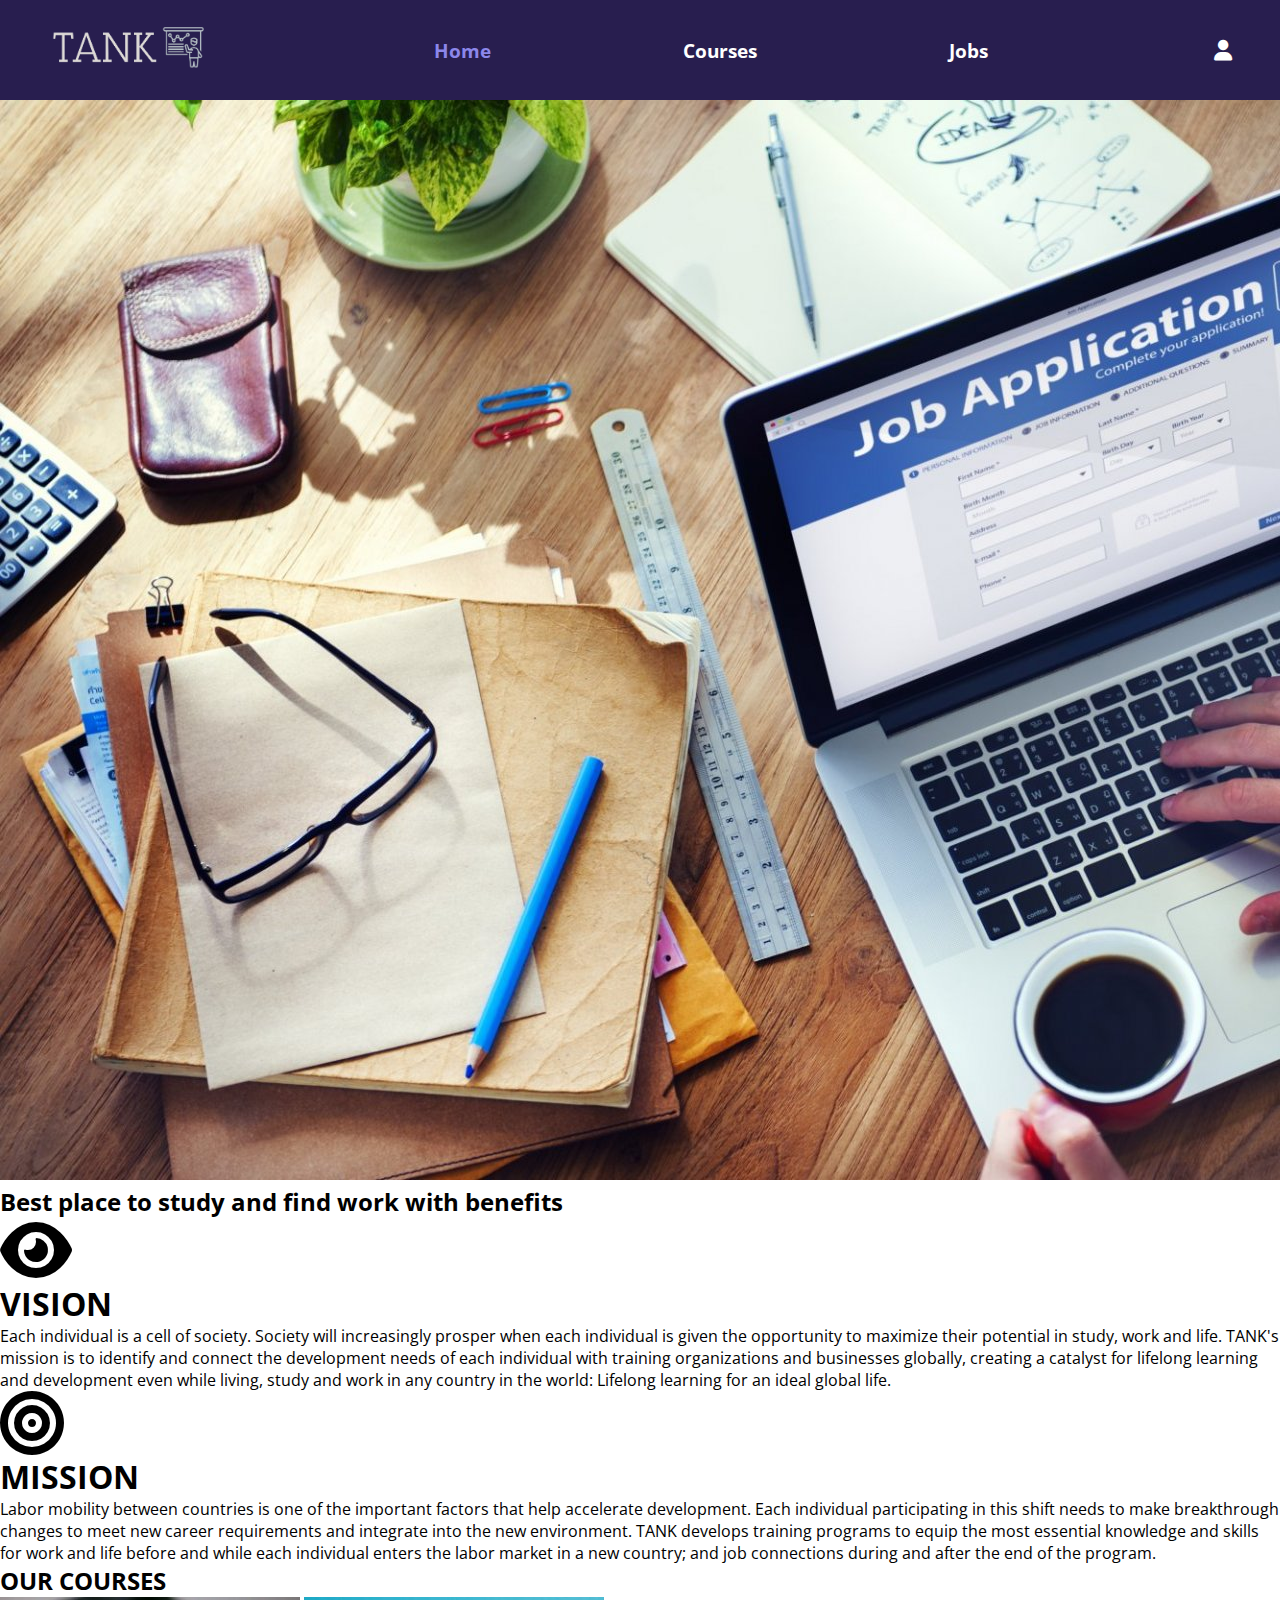
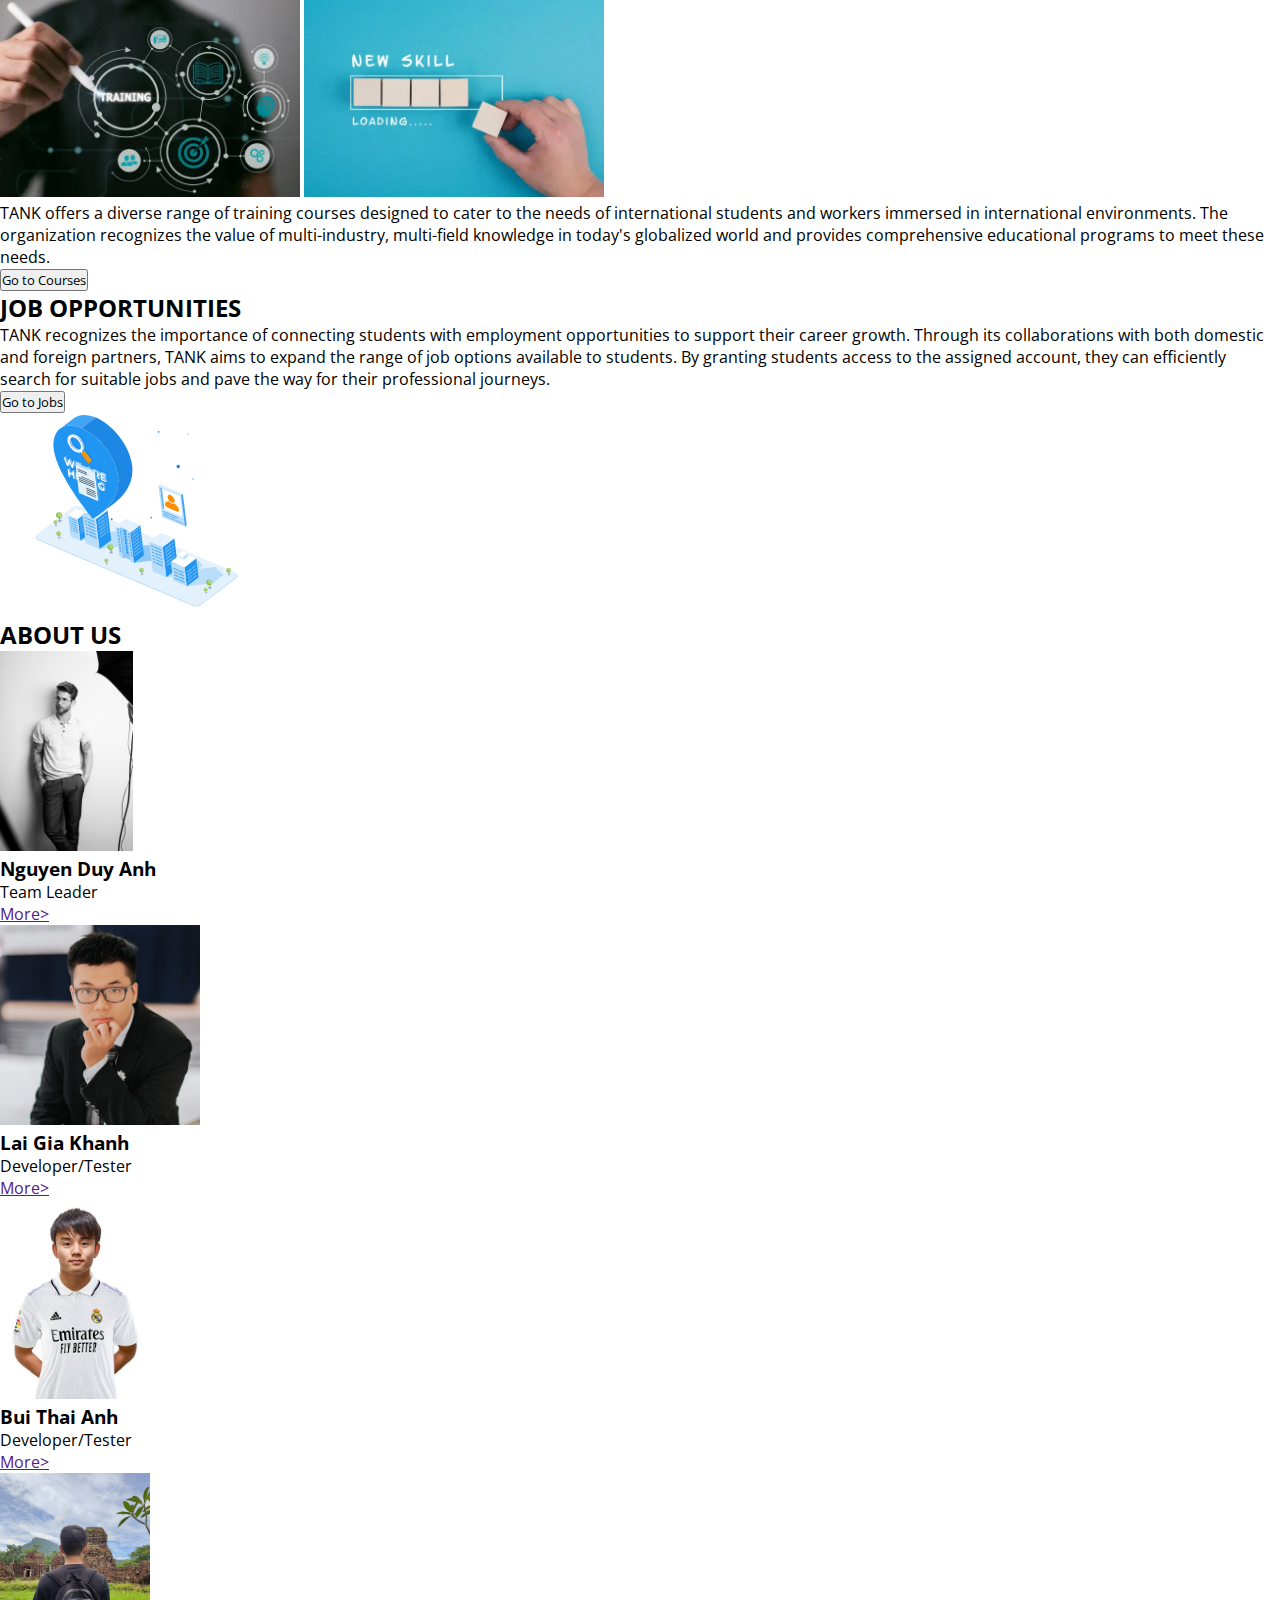
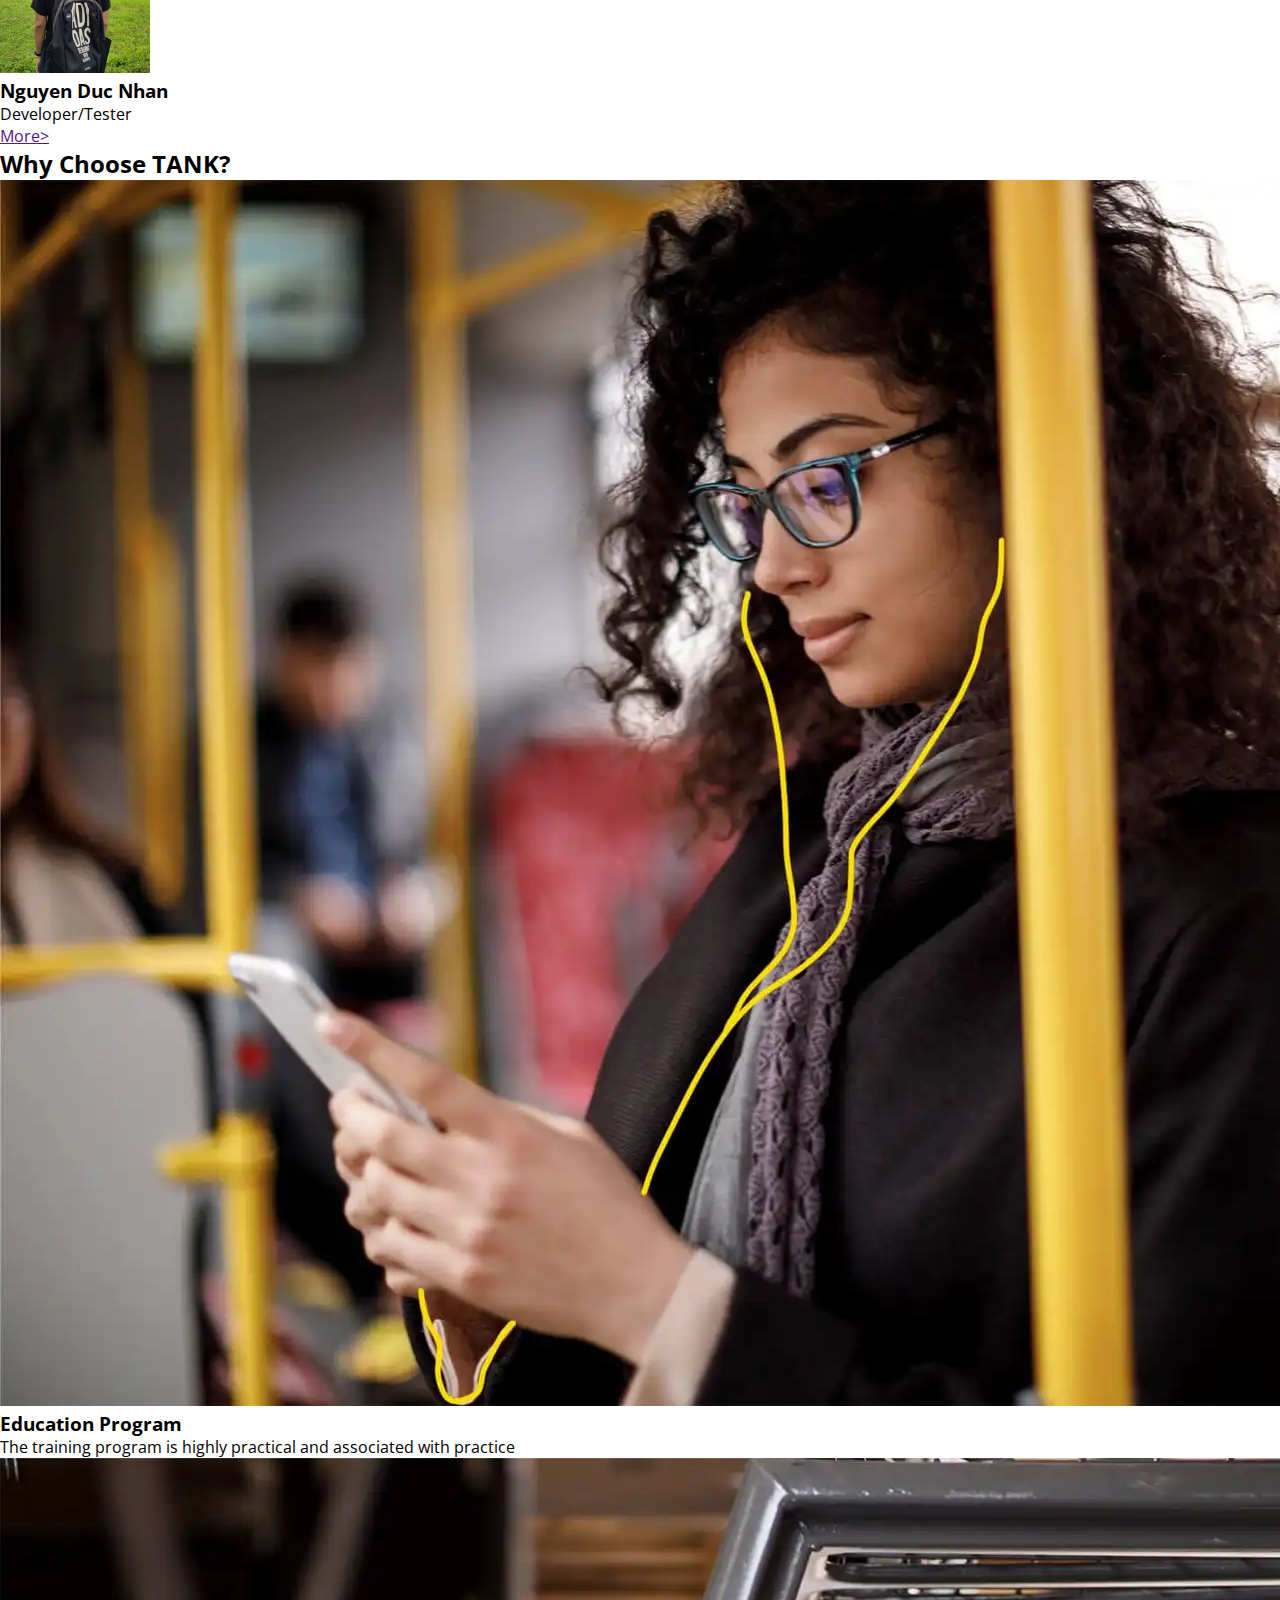
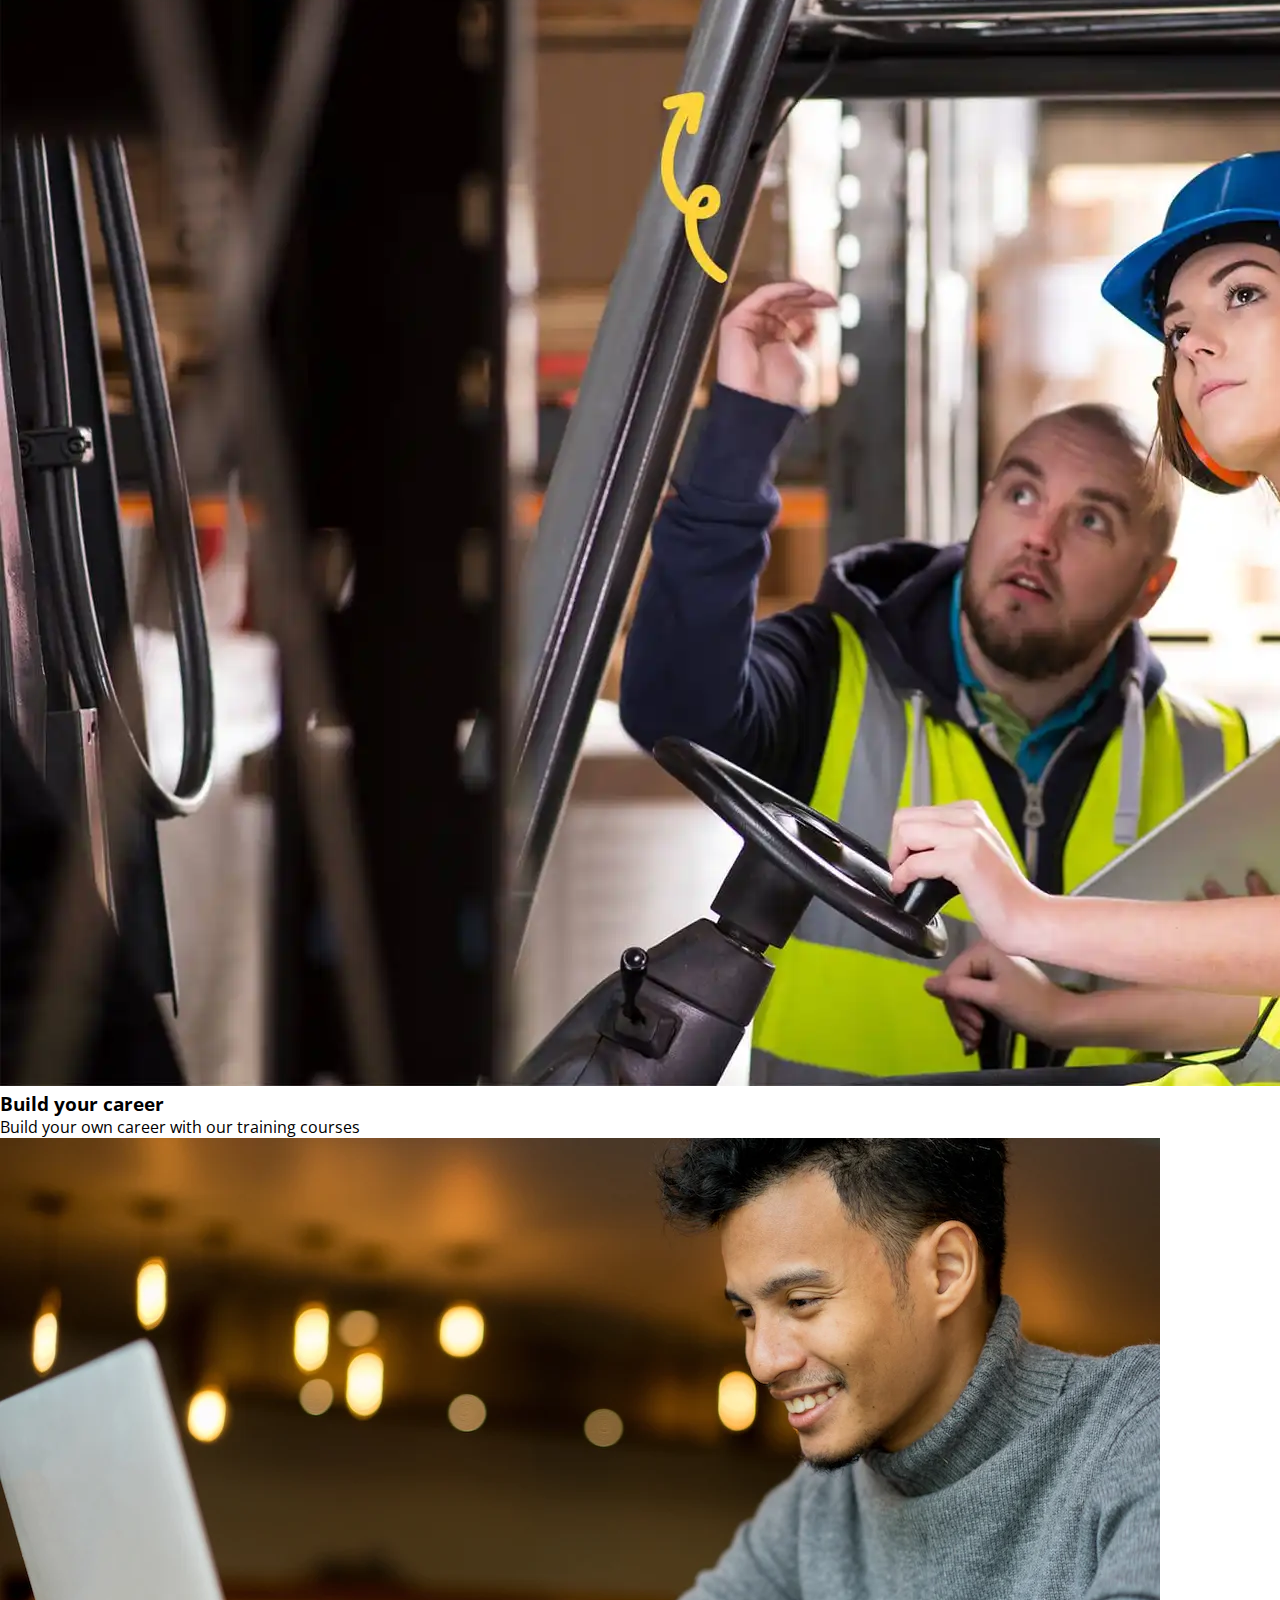
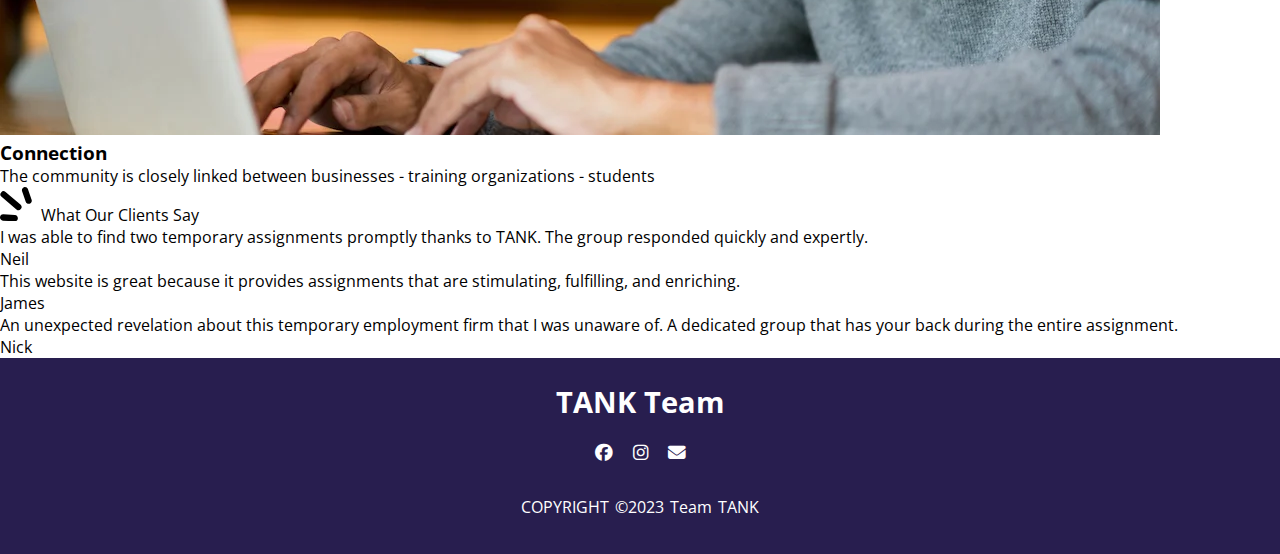
<file: cos20031/index.html>
<!DOCTYPE html>
<html lang="en">
<head>
    <meta charset="UTF-8">
    <meta name="viewport" content="width=device-width, initial-scale=1.0">
    <link href="https://fonts.googleapis.com/css2?family=Open+Sans:wght@400;500;700&family=Roboto:wght@400;500;700&family=Rubik:wght@400;500;700&family=Ubuntu:ital,wght@0,400;0,500;0,700;1,500&display=swap" rel="stylesheet">
    <link rel="stylesheet" href="https://cdnjs.cloudflare.com/ajax/libs/font-awesome/6.4.0/css/all.min.css">
    <link rel="icon" href="images/icon.png" type="image/x-icon">
    <link rel="stylesheet" href="./css/style.css">
    <link rel="stylesheet" href="./css/index.css">
    <title>Home</title>
</head>
<body>
    <header>
        <div class="nhan1">
            <div class="nhan2">
                <a href="index.html"><img src="images/logo.png" alt="" class="nhan3"></img></a>
            </div>
            <ul class="nhan4">
                <li><a href="index.html" class="nhan5 active">Home</a></li>
                <li><a href="course.html" class="nhan5">Courses</a></li>
                <li><a href="job.html" class="nhan5">Jobs</a></li>
            </ul>
            <div class="nhan6">
                <a href="login.html" class="nhan5"><i class="fa-solid fa-user"></i></a>
            </div>
        </div>
    </header>

    <main class="home">
        <div class="item1">
            <img src="./images/img.jpg" alt="">
            <div>
                <h2>Best place to study and find work with benefits</h2>
            </div>
        </div>

        <div class="item2">
            <div class="vision">
                <i class="fa-solid fa-eye fa-4x"></i>
                <h1>VISION</h1>
                <p>Each individual is a cell of society. 
                    Society will increasingly prosper when each individual is given the opportunity to 
                    maximize their potential in study, work and life. TANK's mission is to identify 
                    and connect the development needs of each individual with training organizations and 
                    businesses globally, creating a catalyst for lifelong learning and development even while 
                    living, study and work in any country in the world: Lifelong learning for an ideal global life.
                </p>
            </div>

            <div class="mission">
                <i class="fa-solid fa-bullseye fa-4x"></i>
                <h1>MISSION</h1>
                <p>Labor mobility between countries is one of the important factors that help 
                    accelerate development. Each individual participating in this shift needs to make breakthrough 
                    changes to meet new career requirements and integrate into the new environment. TANK 
                    develops training programs to equip the most essential knowledge and skills for work and life 
                    before and while each individual enters the labor market in a new country; and job connections
                    during and after the end of the program.
                </p>
            </div>
        </div>

        <div class="item3">
            <h2>OUR COURSES</h2>
            <div class="course">
                <div class="course_img">
                    <img src="./images/home_course1.jpg" alt="" height="200px" class="img1">
                    <img src="./images/home_course2.jpg" alt="" height="200px" class="img2">
                </div>

                <div class="course_info">
                    <p>
                        TANK offers a diverse range of training courses designed to cater to the needs of 
                        international students and workers immersed in international environments. 
                        The organization recognizes the value of multi-industry, multi-field knowledge in today's 
                        globalized world and provides comprehensive educational programs to meet these needs.
                    </p>

                    <a href="./course.html"><button class="move-course">Go to Courses</button></a>
                </div>
            </div>
        </div>

        <div class="item4">
            <h2>JOB OPPORTUNITIES</h2>
            <div class="job-op">
                <div class="intro">
                    <p>TANK recognizes the importance of connecting students with employment opportunities 
                        to support their career growth. Through its collaborations with both domestic and foreign 
                        partners, TANK aims to expand the range of job options available to students. 
                        By granting students access to the assigned account, they can efficiently search for 
                        suitable jobs and pave the way for their professional journeys.
                    </p>
                    <a href="./job.html"><button class="move-jobs">Go to Jobs</button></a>
                </div>

                <div class="animation-img">
                    <img src="./images/anime-viec-lam-job.svg" alt="" height="200px">
                </div>
            </div>
        </div>

        <div class="item5">
            <h2>ABOUT US</h2>
                <div class="member">
                    <div class="person">
                        <img src="./images/duyanh.jpg" alt="anh" height="200px">
                        <h3>Nguyen Duy Anh</h3>
                        <div class="pri-info">
                            <p>Team Leader</p>
                        </div>
                        <a class="button-50" href="" class="learn-more">More></a>
                    </div>

                    <div class="person">
                        <img src="./images/khanh.jpg" alt="anh" height="200px">
                        <h3>Lai Gia Khanh</h3>
                        <div class="pri-info">
                            <p>Developer/Tester</p>
                        </div>
                        <a class="button-50"  href="" class="learn-more">More></a>
                    </div>

                    <div class="person">
                        <img src="./images/thaianh.png" alt="anh" height="200px">
                        <h3>Bui Thai Anh</h3>
                        <div class="pri-info">
                            <p>Developer/Tester</p>
                        </div>
                        <a class="button-50" href="" class="learn-more">More></a>
                    </div>

                    <div class="person">
                        <img src="./images/nhan.jpg" alt="anh" height="200px">
                        <h3>Nguyen Duc Nhan</h3>
                        <div class="pri-info">
                            <p>Developer/Tester</p>
                        </div>
                        <a class="button-50" href="" class="learn-more">More></a>
                    </div>
                </div>
            </div>
        </div>

        <div class="item6">
            <h2>Why Choose TANK?</h2>
            <div class="content">
                <div class="reason">
                    <div class="pic">
                        <img src="./images/img1.webp" alt="">
                        <h3>Education Program</h3>
                    </div>
                    <div class="word">
                        <p>The training program is highly practical and associated with practice</p>
                    </div>
                </div>

                <div class="reason">
                    <div class="pic">
                        <img src="./images/img2.webp" alt="">
                        <h3>Build your career</h3>
                    </div>
                    <div class="word">
                        <p>Build your own career with our training courses</p>
                    </div>
                </div>

                <div class="reason">
                    <div class="pic">
                        <img src="./images/img3.webp" alt="">
                        <h3>Connection</h3>
                    </div>
                    <div class="word">
                        <p>The community is closely linked between businesses - training organizations - students</p>
                    </div>
                </div>
            </div>
        </div>

        <div class="item7">
            <!-- <h2>They love TANK</h2> -->
            <span>
                <svg aria-hidden="true" width="37" height="34" viewBox="0 0 37 34" class="title">
                    <path d="M3.16 27.294l.177.007 11.628.809c1.717.119 3.01 1.632 2.89 3.378-.122 1.747-1.613 
                    3.066-3.33 2.946l-11.628-.808c-1.717-.12-3.01-1.632-2.89-3.379.122-1.746 1.613-3.065 
                    3.33-2.946zm-2-21.9a3.08 3.08 0 014.39-.409l14.856 12.581a3.208 3.208 0 01.401 4.465 3.08 3.08 
                    0 01-4.39.408L1.562 9.858a3.208 3.208 0 01-.4-4.465zM23.997.173c1.626-.563 3.41.322 3.982 
                    1.976l3.636 10.502c.573 1.654-.28 3.452-1.907 4.015-1.627.563-3.41-.321-3.983-1.975L22.09 
                    4.19c-.573-1.655.281-3.452 1.908-4.016z" fill="currentColor"></path>
                </svg>
                What Our Clients Say
            </span>
            <div class="quote">
                <div class="comment">
                    <div class="message">
                        <p>I was able to find two temporary assignments promptly thanks to TANK.
                            The group responded quickly and expertly.</p>
                    </div>
                    
                    <div class="author">
                        <p>Neil</p>
                    </div>
                </div>

                <div class="comment">
                    <div class="message">
                        <p>
                            This website is great because it provides assignments that are stimulating, 
                            fulfilling, and enriching.
                        </p>
                    </div>

                    <div class="author">
                        <p>James</p>
                    </div>
                </div>

                <div class="comment">
                    <div class="message">
                        <p>An unexpected revelation about this temporary employment firm that I was unaware of. 
                            A dedicated group that has your back during the entire assignment.</p>
                    </div>

                    <div class="author">
                        <p>Nick</p>
                    </div>
                </div>
            </div>
        </div>
    </main>

    <footer>
        <div class="nhan7">
            <h3>TANK Team</h3>
            <ul class="nhan8">
                <li><a href="#"><i class="fa-brands fa-facebook"></i></a></li>
                <li><a href="#"><i class="fa-brands fa-instagram"></i></a></li>
                <li><a href="#"><i class="fa-solid fa-envelope"></i></a></li>
            </ul>
        </div>
        <div class="nhan9">
            <p>COPYRIGHT &copy;2023 Team TANK</p>
        </div>
    </footer>
</body>
</html>
</file>
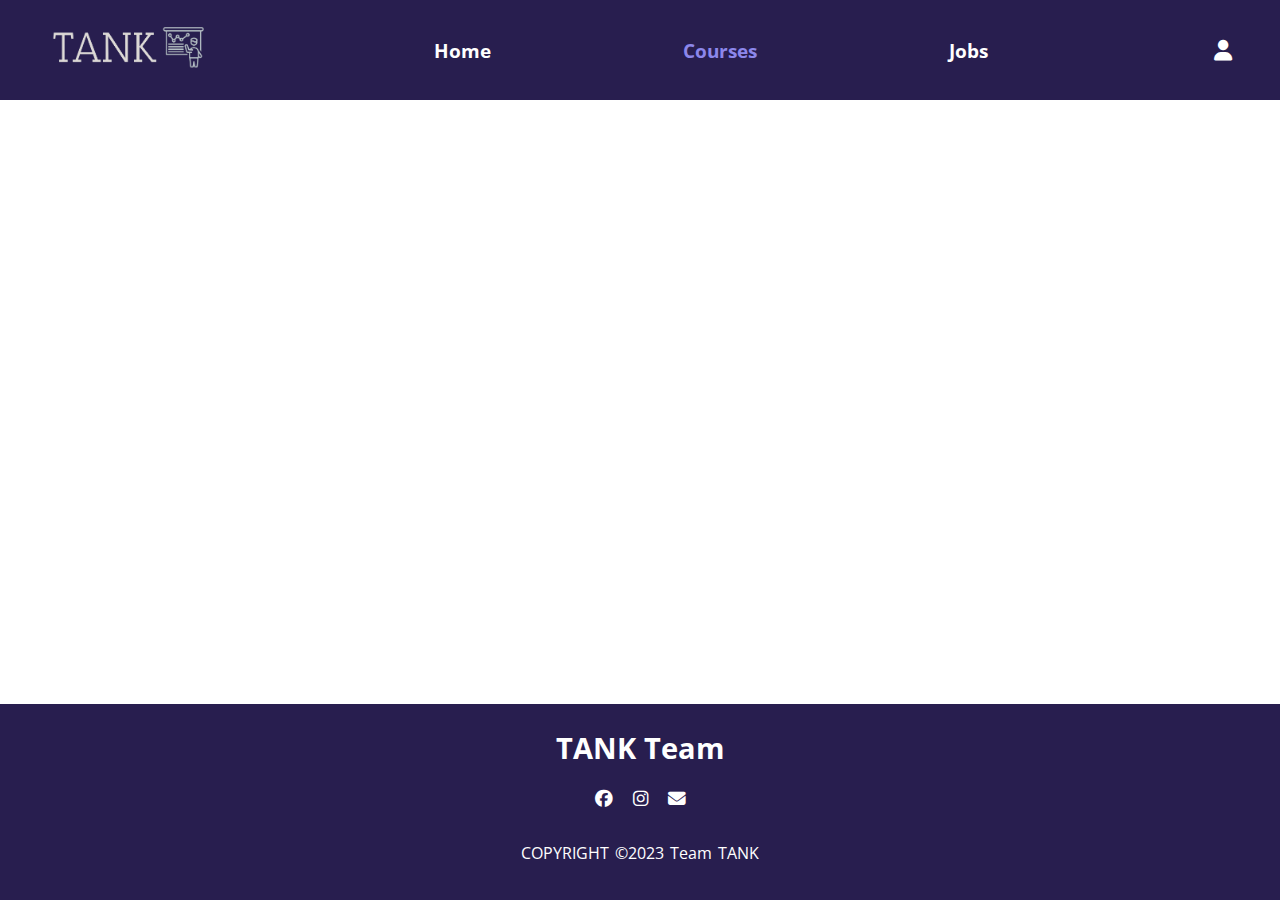
<file: cos20031/course.html>
<!DOCTYPE html>
<html lang="en">
<head>
    <meta charset="UTF-8">
    <meta name="viewport" content="width=device-width, initial-scale=1.0">
    <link href="https://fonts.googleapis.com/css2?family=Open+Sans:wght@400;500;700&family=Roboto:wght@400;500;700&family=Rubik:wght@400;500;700&family=Ubuntu:ital,wght@0,400;0,500;0,700;1,500&display=swap" rel="stylesheet">
    <link rel="stylesheet" href="https://cdnjs.cloudflare.com/ajax/libs/font-awesome/6.4.0/css/all.min.css">
    <link rel="icon" href="images/icon.png" type="image/x-icon">
    <link rel="stylesheet" href="style.css" />
    <title>Courses</title>
</head>
<body>
    <header>
        <div class="nhan1">
            <div class="nhan2">
                <a href="index.html"><img src="images/logo.png" alt="" class="nhan3"></img></a>
            </div>
            <ul class="nhan4">
                <li><a href="index.html" class="nhan5">Home</a></li>
                <li><a href="course.html" class="nhan5 active">Courses</a></li>
                <li><a href="job.html" class="nhan5">Jobs</a></li>
            </ul>
            <div class="nhan6">
                <a href="login.html" class="nhan5"><i class="fa-solid fa-user"></i></a>
            </div>
        </div>
    </header>
    <footer>
        <div class="nhan7">
            <h3>TANK Team</h3>
            <ul class="nhan8">
                <li><a href="#"><i class="fa-brands fa-facebook"></i></a></li>
                <li><a href="#"><i class="fa-brands fa-instagram"></i></a></li>
                <li><a href="#"><i class="fa-solid fa-envelope"></i></a></li>
            </ul>
        </div>
        <div class="nhan9">
            <p>COPYRIGHT &copy;2023 Team TANK</p>
        </div>
    </footer>
</body>
</html>
</file>
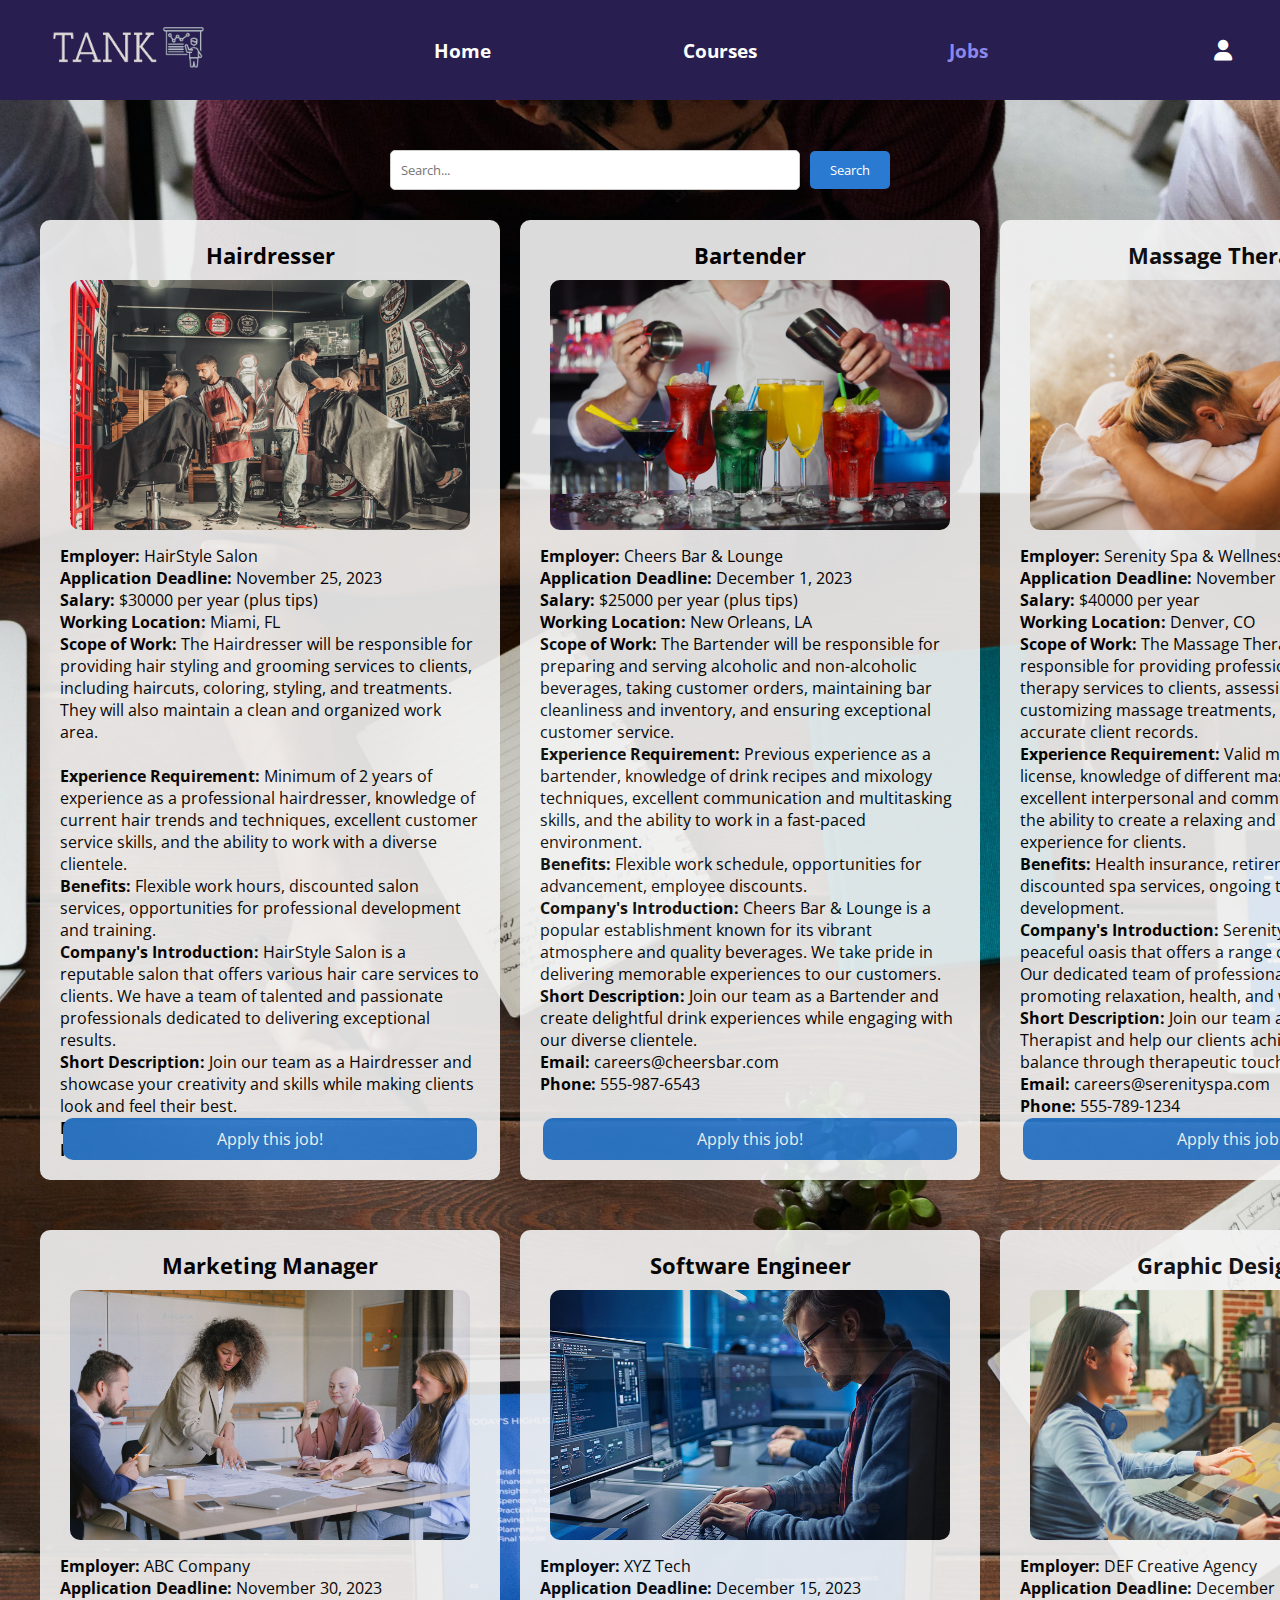
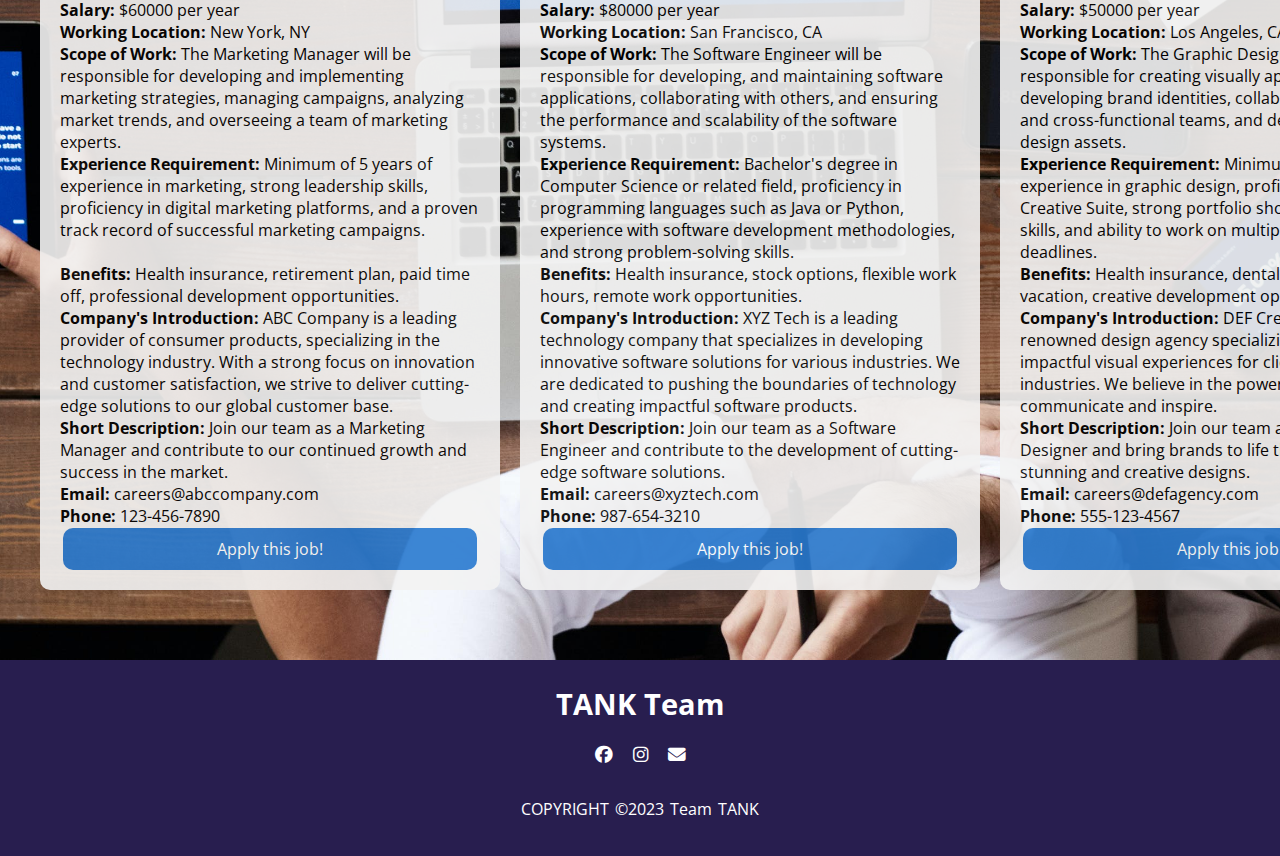
<file: cos20031/job.html>
<!DOCTYPE html>
<html lang="en">
<head>
    <meta charset="UTF-8">
    <meta name="viewport" content="width=device-width, initial-scale=1.0">
    <link href="https://fonts.googleapis.com/css2?family=Open+Sans:wght@400;500;700&family=Roboto:wght@400;500;700&family=Rubik:wght@400;500;700&family=Ubuntu:ital,wght@0,400;0,500;0,700;1,500&display=swap" rel="stylesheet">
    <link rel="stylesheet" href="https://cdnjs.cloudflare.com/ajax/libs/font-awesome/6.4.0/css/all.min.css">
    <link rel="icon" href="images/icon.png" type="image/x-icon">
    <link rel="stylesheet" href="./css/style.css">
    <title>Jobs</title>
</head>
<body>
    <header>
        <div class="nhan1">
            <div class="nhan2">
                <a href="index.html"><img src="images/logo.png" alt="" class="nhan3"></img></a>
            </div>
            <ul class="nhan4">
                <li><a href="index.html" class="nhan5">Home</a></li>
                <li><a href="course.html" class="nhan5">Courses</a></li>
                <li><a href="job.html" class="nhan5 active">Jobs</a></li>
            </ul>
            <div class="nhan6">
                <a href="login.html" class="nhan5"><i class="fa-solid fa-user"></i></a>
            </div>
        </div>
    </header>
    <div class="nhan21">
      <div class="search-bar">
        <input type="text" id="search-input" placeholder="Search...">
        <button id="search-button">Search</button>
      </div>
        <table class="job-table">
          <tr>
            <td>
                <div class="job-item">
                  <h3>Hairdresser</h3>
                  <img src="images/job1.jpg" alt="job1" class="job-img">
                  <p><strong>Employer:</strong> HairStyle Salon</p>
                  <p><strong>Application Deadline:</strong> November 25, 2023</p>
                  <p><strong>Salary:</strong> $30000 per year (plus tips)</p>
                  <p><strong>Working Location:</strong> Miami, FL</p>
                  <p><strong>Scope of Work:</strong> The Hairdresser will be responsible for providing hair styling and grooming services to clients, including haircuts, coloring, styling, and treatments. They will also maintain a clean and organized work area.</p><br>
                  <p><strong>Experience Requirement:</strong> Minimum of 2 years of experience as a professional hairdresser, knowledge of current hair trends and techniques, excellent customer service skills, and the ability to work with a diverse clientele.</p>
                  <p><strong>Benefits:</strong> Flexible work hours, discounted salon services, opportunities for professional development and training.</p>
                  <p><strong>Company's Introduction:</strong> HairStyle Salon is a reputable salon that offers various hair care services to clients. We have a team of talented and passionate professionals dedicated to delivering exceptional results.</p>
                  <p><strong>Short Description:</strong> Join our team as a Hairdresser and showcase your creativity and skills while making clients look and feel their best.</p>
                  <p><strong>Email:</strong> careers@hairstylesalon.com</p>
                  <p><strong>Phone:</strong> 555-123-4567</p>
                  <a href="#" class="apply-button">Apply this job!</a>
                </div>
              </td>
              <td>
                <div class="job-item">
                  <h3>Bartender</h3>
                  <img src="images/job2.jpg" alt="job2" class="job-img">
                  <p><strong>Employer:</strong> Cheers Bar & Lounge</p>
                  <p><strong>Application Deadline:</strong> December 1, 2023</p>
                  <p><strong>Salary:</strong> $25000 per year (plus tips)</p>
                  <p><strong>Working Location:</strong> New Orleans, LA</p>
                  <p><strong>Scope of Work:</strong> The Bartender will be responsible for preparing and serving alcoholic and non-alcoholic beverages, taking customer orders, maintaining bar cleanliness and inventory, and ensuring exceptional customer service.</p>
                  <p><strong>Experience Requirement:</strong> Previous experience as a bartender, knowledge of drink recipes and mixology techniques, excellent communication and multitasking skills, and the ability to work in a fast-paced environment.</p>
                  <p><strong>Benefits:</strong> Flexible work schedule, opportunities for advancement, employee discounts.</p>
                  <p><strong>Company's Introduction:</strong> Cheers Bar & Lounge is a popular establishment known for its vibrant atmosphere and quality beverages. We take pride in delivering memorable experiences to our customers.</p>
                  <p><strong>Short Description:</strong> Join our team as a Bartender and create delightful drink experiences while engaging with our diverse clientele.</p>
                  <p><strong>Email:</strong> careers@cheersbar.com</p>
                  <p><strong>Phone:</strong> 555-987-6543</p>
                  <a href="#" class="apply-button">Apply this job!</a>
                </div>
              </td>
              <td>
                <div class="job-item">
                  <h3>Massage Therapist</h3>
                  <img src="images/job3.jpg" alt="job3" class="job-img">
                  <p><strong>Employer:</strong> Serenity Spa & Wellness</p>
                  <p><strong>Application Deadline:</strong> November 30, 2023</p>
                  <p><strong>Salary:</strong> $40000 per year</p>
                  <p><strong>Working Location:</strong> Denver, CO</p>
                  <p><strong>Scope of Work:</strong> The Massage Therapist will be responsible for providing professional massage therapy services to clients, assessing clients' needs, customizing massage treatments, and maintaining accurate client records.</p>
                  <p><strong>Experience Requirement:</strong> Valid massage therapy license, knowledge of different massage techniques, excellent interpersonal and communication skills, and the ability to create a relaxing and rejuvenating experience for clients.</p>
                  <p><strong>Benefits:</strong> Health insurance, retirement plan, discounted spa services, ongoing training and skill development.</p>
                  <p><strong>Company's Introduction:</strong> Serenity Spa & Wellness is a peaceful oasis that offers a range of amazing services. Our dedicated team of professionals is committed to promoting relaxation, health, and well-being.</p>
                  <p><strong>Short Description:</strong> Join our team as a Massage Therapist and help our clients achieve tranquility and balance through therapeutic touch.</p>
                  <p><strong>Email:</strong> careers@serenityspa.com</p>
                  <p><strong>Phone:</strong> 555-789-1234</p>
                  <a href="#" class="apply-button">Apply this job!</a>
                </div>
              </td>
          </tr>  
          <tr>
            <td>
              <div class="job-item">
                <h3>Marketing Manager</h3>
                <img src="images/job4.jpg" alt="job4" class="job-img">
                <p><strong>Employer:</strong> ABC Company</p>
                <p><strong>Application Deadline:</strong> November 30, 2023</p>
                <p><strong>Salary:</strong> $60000 per year</p>
                <p><strong>Working Location:</strong> New York, NY</p>
                <p><strong>Scope of Work:</strong> The Marketing Manager will be responsible for developing and implementing marketing strategies, managing campaigns, analyzing market trends, and overseeing a team of marketing experts.</p>
                <p><strong>Experience Requirement:</strong> Minimum of 5 years of experience in marketing, strong leadership skills, proficiency in digital marketing platforms, and a proven track record of successful marketing campaigns.</p><br>
                <p><strong>Benefits:</strong> Health insurance, retirement plan, paid time off, professional development opportunities.</p>
                <p><strong>Company's Introduction:</strong> ABC Company is a leading provider of consumer products, specializing in the technology industry. With a strong focus on innovation and customer satisfaction, we strive to deliver cutting-edge solutions to our global customer base.</p>
                <p><strong>Short Description:</strong> Join our team as a Marketing Manager and contribute to our continued growth and success in the market.</p>
                <p><strong>Email:</strong> careers@abccompany.com</p>
                <p><strong>Phone:</strong> 123-456-7890</p>
                <a href="#" class="apply-button">Apply this job!</a>
              </div>
            </td>
            <td>
              <div class="job-item">
                <h3>Software Engineer</h3>
                <img src="images/job5.jpg" alt="job5" class="job-img">
                <p><strong>Employer:</strong> XYZ Tech</p>
                <p><strong>Application Deadline:</strong> December 15, 2023</p>
                <p><strong>Salary:</strong> $80000 per year</p>
                <p><strong>Working Location:</strong> San Francisco, CA</p>
                <p><strong>Scope of Work:</strong> The Software Engineer will be responsible for developing, and maintaining software applications, collaborating with others, and ensuring the performance and scalability of the software systems.</p>
                <p><strong>Experience Requirement:</strong> Bachelor's degree in Computer Science or related field, proficiency in programming languages such as Java or Python, experience with software development methodologies, and strong problem-solving skills.</p>
                <p><strong>Benefits:</strong> Health insurance, stock options, flexible work hours, remote work opportunities.</p>
                <p><strong>Company's Introduction:</strong> XYZ Tech is a leading technology company that specializes in developing innovative software solutions for various industries. We are dedicated to pushing the boundaries of technology and creating impactful software products.</p>
                <p><strong>Short Description:</strong> Join our team as a Software Engineer and contribute to the development of cutting-edge software solutions.</p>
                <p><strong>Email:</strong> careers@xyztech.com</p>
                <p><strong>Phone:</strong> 987-654-3210</p>
                <a href="#" class="apply-button">Apply this job!</a>
              </div>
            </td>
            <td>
                <div class="job-item">
                  <h3>Graphic Designer</h3>
                  <img src="images/job6.jpg" alt="job6" class="job-img">
                  <p><strong>Employer:</strong> DEF Creative Agency</p>
                  <p><strong>Application Deadline:</strong> December 10, 2023</p>
                  <p><strong>Salary:</strong> $50000 per year</p>
                  <p><strong>Working Location:</strong> Los Angeles, CA</p>
                  <p><strong>Scope of Work:</strong> The Graphic Designer will be responsible for creating visually appealing designs, developing brand identities, collaborating with clients and cross-functional teams, and delivering high-quality design assets.</p>
                  <p><strong>Experience Requirement:</strong> Minimum of 3 years of experience in graphic design, proficiency in Adobe Creative Suite, strong portfolio showcasing design skills, and ability to work on multiple projects with tight deadlines.</p>
                  <p><strong>Benefits:</strong> Health insurance, dental coverage, paid vacation, creative development opportunities.</p>
                  <p><strong>Company's Introduction:</strong> DEF Creative Agency is a renowned design agency specializing in creating impactful visual experiences for clients across various industries. We believe in the power of design to communicate and inspire.</p>
                  <p><strong>Short Description:</strong> Join our team as a Graphic Designer and bring brands to life through your stunning and creative designs.</p>
                  <p><strong>Email:</strong> careers@defagency.com</p>
                  <p><strong>Phone:</strong> 555-123-4567</p>
                  <a href="#" class="apply-button">Apply this job!</a>
                </div>
              </td>
          </tr>
        </table>
    </div>
    <footer>
        <div class="nhan7">
            <h3>TANK Team</h3>
            <ul class="nhan8">
                <li><a href="#"><i class="fa-brands fa-facebook"></i></a></li>
                <li><a href="#"><i class="fa-brands fa-instagram"></i></a></li>
                <li><a href="#"><i class="fa-solid fa-envelope"></i></a></li>
            </ul>
        </div>
        <div class="nhan9">
            <p>COPYRIGHT &copy;2023 Team TANK</p>
        </div>
    </footer>
</body>
</html>
</file>
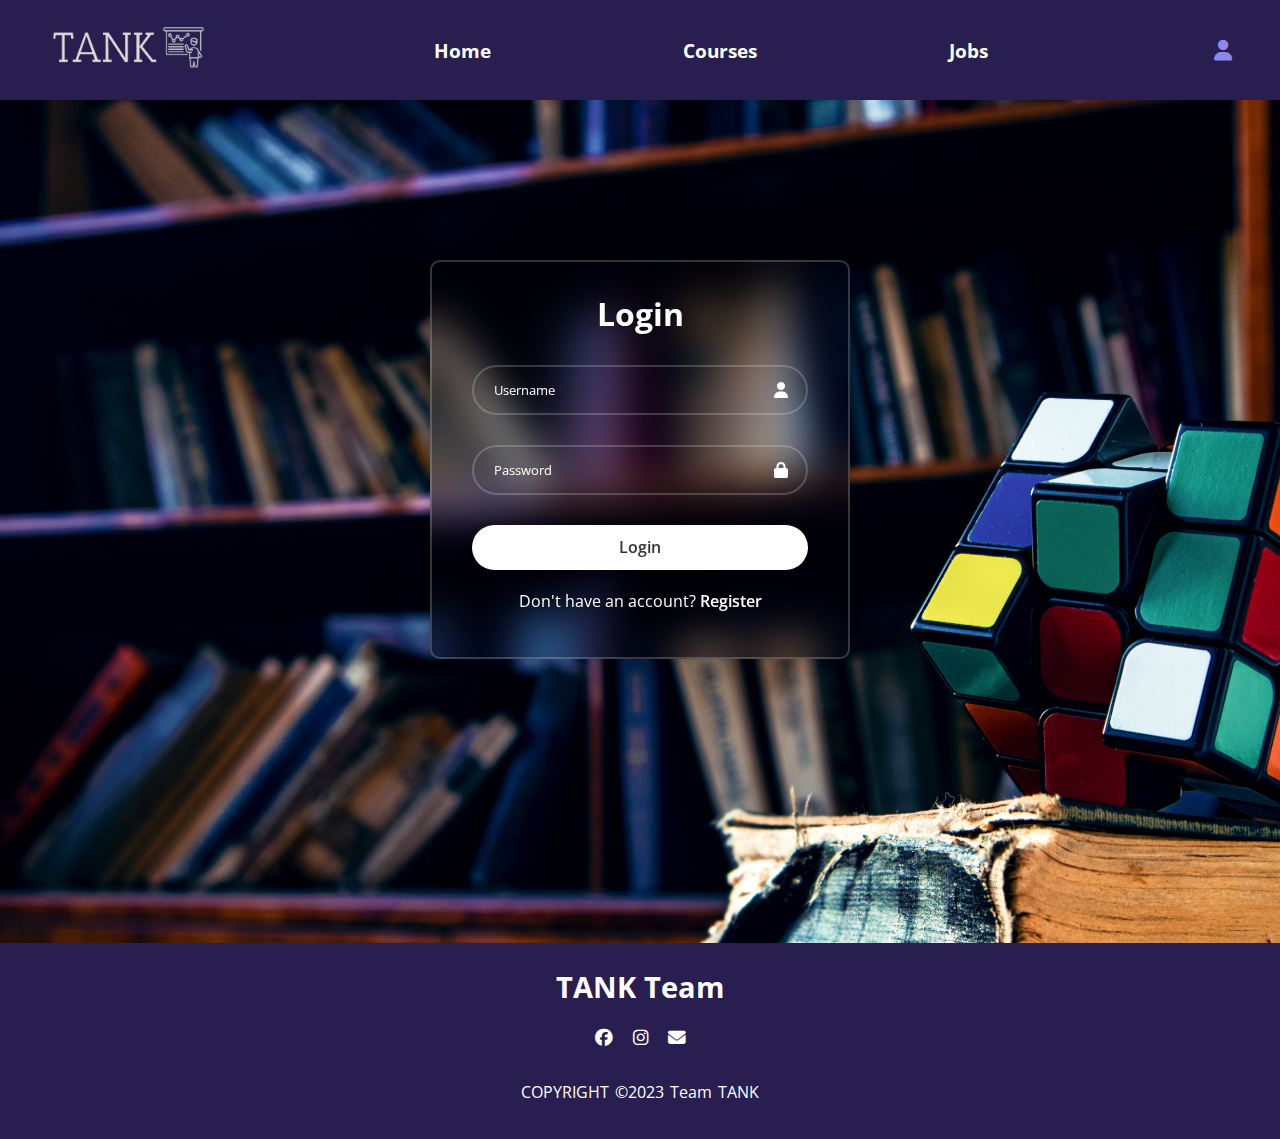
<file: cos20031/login.html>
<!DOCTYPE html>
<html lang="en">
<head>
    <meta charset="UTF-8">
    <meta name="viewport" content="width=device-width, initial-scale=1.0">
    <link href="https://fonts.googleapis.com/css2?family=Open+Sans:wght@400;500;700&family=Roboto:wght@400;500;700&family=Rubik:wght@400;500;700&family=Ubuntu:ital,wght@0,400;0,500;0,700;1,500&display=swap" rel="stylesheet">
    <link rel="stylesheet" href="https://cdnjs.cloudflare.com/ajax/libs/font-awesome/6.4.0/css/all.min.css">
    <link rel="icon" href="images/icon.png" type="image/x-icon">
    <link rel="stylesheet" href="style.css" />
    <title>Login</title>
</head>
<body>
    <header>
        <div class="nhan1">
            <div class="nhan2">
                <a href="index.html"><img src="images/logo.png" alt="" class="nhan3"></img></a>
            </div>
            <ul class="nhan4">
                <li><a href="index.html" class="nhan5">Home</a></li>
                <li><a href="course.html" class="nhan5">Courses</a></li>
                <li><a href="job.html" class="nhan5">Jobs</a></li>
            </ul>
            <div class="nhan6">
                <a href="login.html" class="nhan5 active"><i class="fa-solid fa-user"></i></a>
            </div>
        </div>
    </header>
    <div class="nhan10">
        <div class="nhan11">
            <form action="login.php" method="post">
                <h1>Login</h1>
                <div class="nhan12">
                    <input type="text" placeholder="Username" name="username" required>
                    <i class="fa-solid fa-user"></i>
                </div>
                <div class="nhan12">
                    <input type="password" placeholder="Password" name="password" required>
                    <i class="fa-solid fa-lock"></i>
                </div>               
                <!-- <div class="vu13">
                    <label><input type="checkbox">Remember me</label>
                    <a href="#">Forgot password?</a>
                </div> -->
                <button type="submit" class="nhan14">Login</button>
                <div class="nhan15">
                    <p>Don't have an account?<a href="register.html"> Register</a></p>
                </div>
            </form>
        </div>
    </div>
    <footer>
        <div class="nhan7">
            <h3>TANK Team</h3>
            <ul class="nhan8">
                <li><a href="#"><i class="fa-brands fa-facebook"></i></a></li>
                <li><a href="#"><i class="fa-brands fa-instagram"></i></a></li>
                <li><a href="#"><i class="fa-solid fa-envelope"></i></a></li>
            </ul>
        </div>
        <div class="nhan9">
            <p>COPYRIGHT &copy;2023 Team TANK</p>
        </div>
    </footer>
</body>
</html>
</file>
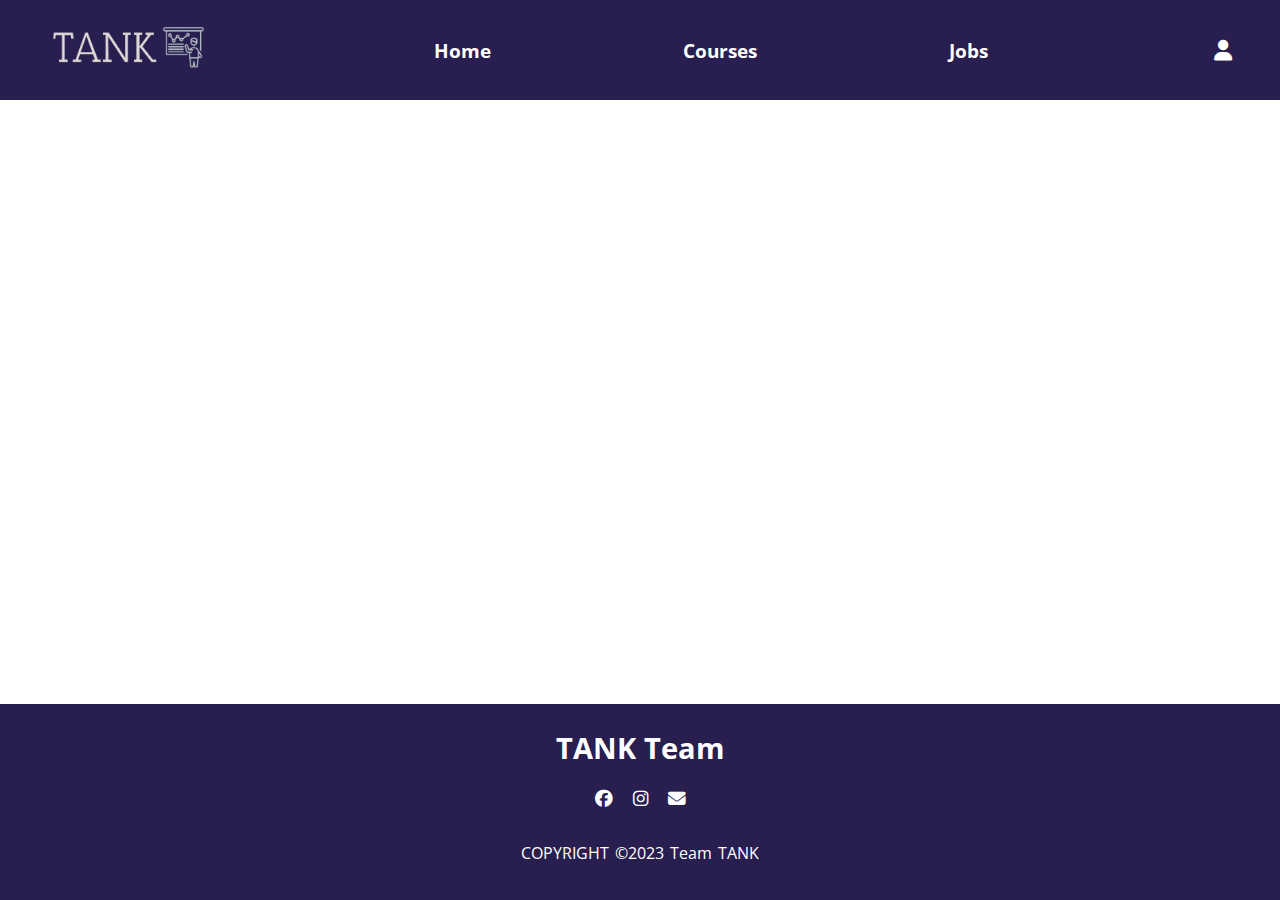
<file: cos20031/profile.html>
<!DOCTYPE html>
<html lang="en">
<head>
    <meta charset="UTF-8">
    <meta name="viewport" content="width=device-width, initial-scale=1.0">
    <link href="https://fonts.googleapis.com/css2?family=Open+Sans:wght@400;500;700&family=Roboto:wght@400;500;700&family=Rubik:wght@400;500;700&family=Ubuntu:ital,wght@0,400;0,500;0,700;1,500&display=swap" rel="stylesheet">
    <link rel="stylesheet" href="https://cdnjs.cloudflare.com/ajax/libs/font-awesome/6.4.0/css/all.min.css">
    <link rel="icon" href="images/icon.png" type="image/x-icon">
    <link rel="stylesheet" href="style.css" />
    <title>Profile</title>
</head>
<body>
    <header>
        <div class="nhan1">
            <div class="nhan2">
                <a href="index.html"><img src="images/logo.png" alt="" class="nhan3"></img></a>
            </div>
            <ul class="nhan4">
                <li><a href="index.html" class="nhan5">Home</a></li>
                <li><a href="course.html" class="nhan5">Courses</a></li>
                <li><a href="job.html" class="nhan5">Jobs</a></li>
            </ul>
            <div class="nhan6">
                <a href="login.html" class="nhan5"><i class="fa-solid fa-user"></i></a>
            </div>
        </div>
    </header>
    <footer>
        <div class="nhan7">
            <h3>TANK Team</h3>
            <ul class="nhan8">
                <li><a href="#"><i class="fa-brands fa-facebook"></i></a></li>
                <li><a href="#"><i class="fa-brands fa-instagram"></i></a></li>
                <li><a href="#"><i class="fa-solid fa-envelope"></i></a></li>
            </ul>
        </div>
        <div class="nhan9">
            <p>COPYRIGHT &copy;2023 Team TANK</p>
        </div>
    </footer>
</body>
</html>
</file>
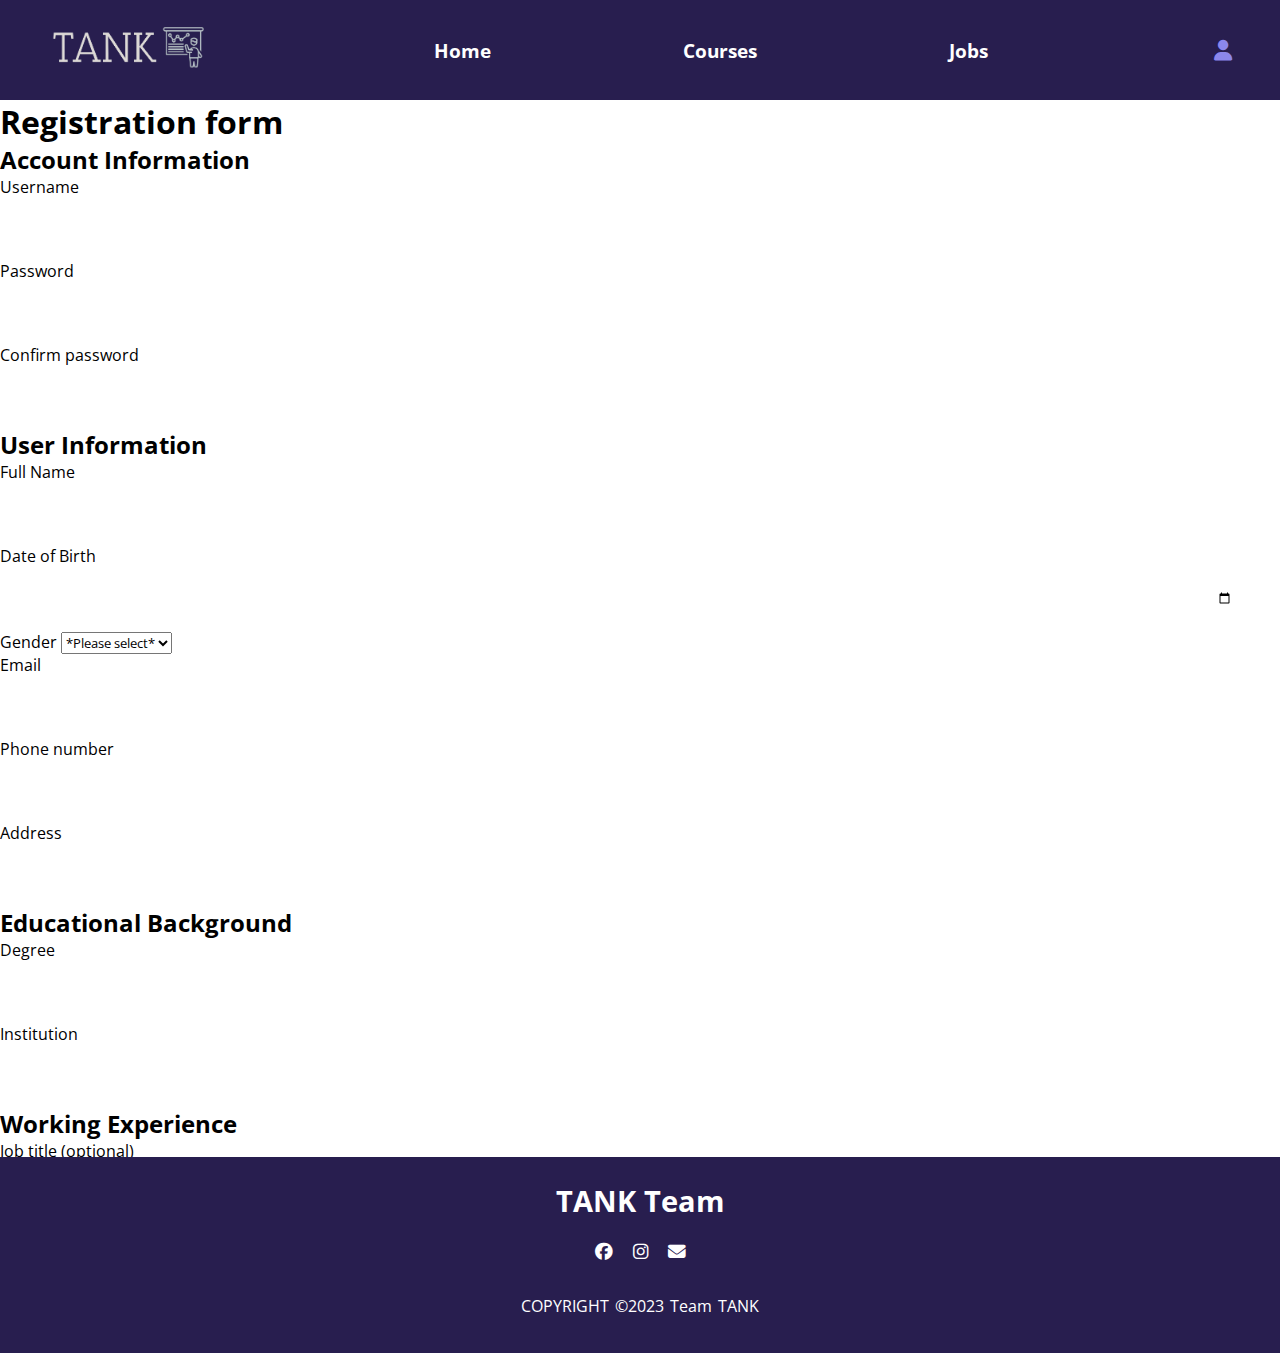
<file: cos20031/register.html>
<!DOCTYPE html>
<html lang="en">
<head>
    <meta charset="UTF-8">
    <meta name="viewport" content="width=device-width, initial-scale=1.0">
    <link href="https://fonts.googleapis.com/css2?family=Open+Sans:wght@400;500;700&family=Roboto:wght@400;500;700&family=Rubik:wght@400;500;700&family=Ubuntu:ital,wght@0,400;0,500;0,700;1,500&display=swap" rel="stylesheet">
    <link rel="stylesheet" href="https://cdnjs.cloudflare.com/ajax/libs/font-awesome/6.4.0/css/all.min.css">
    <link rel="icon" href="images/icon.png" type="image/x-icon">
    <link rel="stylesheet" href="style.css" />
    <title>Register</title>
</head>
<body>
    <header>
        <div class="nhan1">
            <div class="nhan2">
                <a href="index.html"><img src="images/logo.png" alt="" class="nhan3"></img></a>
            </div>
            <ul class="nhan4">
                <li><a href="index.html" class="nhan5">Home</a></li>
                <li><a href="course.html" class="nhan5">Courses</a></li>
                <li><a href="job.html" class="nhan5">Jobs</a></li>
            </ul>
            <div class="nhan6">
                <a href="login.html" class="nhan5 active"><i class="fa-solid fa-user"></i></a>
            </div>
        </div>
    </header>
    <div class="nhan20">
        <div class="nhan19">
            <form action="register.php" method="post">
                <h1>Registration form</h1>
                <h2>Account Information</h2>
                <div class="nhan16">
                    <label for="username">Username</label>
                    <input type="text" id="username"  placeholder="Enter your username" name="username" required>
                </div>
                <div class="nhan16">
                    <label for="password1">Password</label>
                    <input type="password" id="password1" placeholder="Enter your password" name="password" required>
                </div>
                <div class="nhan16">
                    <label for="password2">Confirm password</label>
                    <input type="password" id="password2" placeholder="Confirm your password" name="cfpassword" required>
                </div> 
                <h2>User Information</h2>
                <div class="nhan16">
                    <label for="fullname">Full Name</label>
                    <input type="text" id="fullname" placeholder="Enter your full name" name="fullname" required>
                </div>
                <div class="nhan16">
                    <label for="dateofbirth">Date of Birth</label>
                    <input type="date" id="dateofbirth" placeholder="Enter your date of birth" name="dateofbirth" required>
                </div>
                <div class="nhan16">
                    <label for="gender">Gender</label>
                    <select name="gender" id="gender" required>
                        <option value="">*Please select*</option>
                        <option value="Male">Male</option>
                        <option value="Female">Female</option>
                        <option value="Others">Others</option>
                    </select>
                </div>
                <div class="nhan16">
                    <label for="email">Email</label>
                    <input type="email" id="email" placeholder="Enter your email" name="email" required>
                </div>
                <div class="nhan16">
                    <label for="phonenumber">Phone number</label>
                    <input type="text" id="phonenumber" placeholder="Enter your phone number" name="phonenumber" pattern="[0-9]+" required>
                </div>             
                <div class="nhan16">
                    <label for="address">Address</label>
                    <input type="text" id="address" placeholder="Enter your address" name="address" required>
                </div>
                <h2>Educational Background</h2>
                <div class="nhan16">
                    <label for="degree">Degree</label>
                    <input type="text" id="degree" placeholder="Enter your degree" name="degree" required>
                </div>
                <div class="nhan16">
                    <label for="institution">Institution</label>
                    <input type="text" id="institution" placeholder="Enter your institution" name="institution" required>
                </div>
                <h2>Working Experience</h2>
                <div class="nhan16">
                    <label for="jobtitle">Job title (optional)</label>
                    <input type="text" id="jobtitle" placeholder="Enter your job title" name="jobtitle">
                </div>
                <div class="nhan16">
                    <label for="employer">Employer (optional)</label>
                    <input type="text" id="employer" placeholder="Enter your employer" name="employer">
                </div>
                <button type="submit" class="nhan17">Register</button>
                <div class="nhan15">
                    <p>Already have an account?<a href="login.html"> Sign in</a></p>
                </div>
            </form>
        </div>
    </div>
    <footer>
        <div class="nhan7">
            <h3>TANK Team</h3>
            <ul class="nhan8">
                <li><a href="#"><i class="fa-brands fa-facebook"></i></a></li>
                <li><a href="#"><i class="fa-brands fa-instagram"></i></a></li>
                <li><a href="#"><i class="fa-solid fa-envelope"></i></a></li>
            </ul>
        </div>
        <div class="nhan9">
            <p>COPYRIGHT &copy;2023 Team TANK</p>
        </div>
    </footer>
</body>
</html>
</file>
<file: cos20031/css/style.css>
* {
  margin: 0;
  padding: 0;
  box-sizing: border-box;
  font-family: 'Open Sans', 'sans-serif';  
}

html {
    box-sizing: border-box;
    height: 100%;
}

body {
    position: relative;
    min-height: 100%;
    box-sizing: inherit;
}

li {
    list-style: none;
}


/* Navigation Bar */

header {
    position: relative;
    padding: 0 3rem;
    background-color: rgb(40, 30, 79);
}

.nhan1 {
    width: 100%;
    height: 100px;
    max-width: 1200px;
    display: flex;
    align-items: center;
    justify-content: space-between;
}

.nhan3 {
    width: 10rem;
}

.nhan5 {
    font-size: 1.2rem;
    text-decoration: none;
    color: white;
    font-weight: bold;
}

.nhan1 .nhan4 {
    display: flex;
    gap: 12rem;
}

.nhan4 .nhan5:hover {
    color: rgb(140, 135, 235);
    transition: 0.3s;
}

/* highlight the active page */
.nhan4 .nhan5.active {
    color: rgb(140, 135, 235);
}

.nhan6 i {
    font-size: 1.3rem;
}

.nhan6 .nhan5:hover {
    color: rgb(140, 135, 235);
    transition: 0.3s;
}

/* highlight the active login or register page */
.nhan6 .nhan5.active {
    color: rgb(140, 135, 235);
}

/* Footer */
footer {
   text-align: center;
   background-color: rgb(40, 30, 79);
   color: white;
   padding: 20px;
   width: 100%;
   /* bottom: 0;
   position: absolute; */
}

.nhan7 {
    display: flex;
    align-items: center;
    justify-content: center;
    flex-direction: column;
    text-align: center;
}

.nhan7 h3 {
    font-size: 1.8rem;
    line-height: 3rem;
}

.nhan8 {
    list-style: none;
    display: flex;
    align-items: center;
    justify-content: center;
    margin: 1rem;
}

.nhan8 li {
    margin: 0 10px;
}

.nhan8 a {
    text-decoration: none;
    color: white;
}

.nhan8 a i {
    font-size: 1.1rem;
    transition: color .4s ease;
}

.nhan8 a:hover i {
    color: rgb(56, 56, 200);
}

.nhan9 {
    padding: 1rem 0;
    text-align: center;
}

.nhan9 p {
    font-size: 1rem;
    word-spacing: 2px;
}

/* Login Page */

.nhan10 {
    justify-content: center;
    display: flex;
    align-items: center;
    min-height: 100vh;
    padding-top: 10rem;
    padding-bottom: 30rem;
    background: url('images/login.jpg') no-repeat;
    background-size: cover;
    background-position: center;
}

.nhan11 {
    width: 420px;
    background: transparent;
    border: 2px solid rgba(255, 255, 255, .2);
    color: white;
    border-radius: 10px;
    padding: 30px 40px;
    backdrop-filter: blur(20px);
    box-shadow: 0 0 10px rgba(0, 0, 0, .2);
}

.nhan11 h1 {
    font-size: 2rem;
    text-align: center;
}

.nhan11 .nhan12 {
    width: 100%;
    height: 50px;
    margin: 30px 0;
    position: relative;
}

.nhan12 input {
    width: 100%;
    height: 100%;
    background: transparent;
    border: none;
    outline: none;
    border: 2px solid rgba(255, 255, 255, .2);
    border-radius: 40px;
    color: white;
    padding: 20px 45px 20px 20px;
}

.nhan12 input::placeholder {
    color: white;
}

.nhan12 i {
    position: absolute;
    right: 20px;
    top: 50%;
    transform: translateY(-50%);
    font-size: 1rem;
}

.nhan11 .nhan13 {
    display: flex;
    justify-content: space-between;
    font-size: 1rem;
    margin: -1rem 0 1rem
}

.nhan13 label input {
    accent-color: white;
    margin-right: 3px;
}

.nhan13 a {
    color: white;
    text-decoration: none;
}

.nhan13 a:hover {
    text-decoration: underline;
}

.nhan11 .nhan14 {
    width: 100%;
    height: 2.8rem;
    background: white;
    border: none;
    outline: none;
    border-radius: 2.5rem;
    box-shadow: 0 0 10px rgba(0, 0, 0, .1);
    cursor: pointer;
    font-size: 1rem;
    color: #333;
    font-weight: 600;
}

.nhan14:hover {
    background-color: rgb(214, 212, 212);
}

.nhan15 {
    font-size: 1rem;
    text-align: center;
    margin: 20px 0 15px;
}

.nhan15 p a {
    color: white;
    text-decoration: none;
    font-weight: 600;
}

.nhan15 p a:hover {
    text-decoration: underline;
}

/* Register page */

.nhan20 {
    justify-content: center;
    display: flex;
    align-items: center;
    min-height: 100vh;
    padding-top: 8rem;
    padding-bottom: 24rem;
    background: url('images/login.jpg') no-repeat;
    background-size: cover;
    background-position: center;
}

.nhan19 {
    width: 590px;
    background: transparent;
    border: 2px solid rgba(255, 255, 255, .2);
    color: white;
    border-radius: 10px;
    padding: 30px 40px;
    backdrop-filter: blur(20px);
    box-shadow: 0 0 10px rgba(0, 0, 0, .2);
}

.nhan19 h1 {
    font-size: 2.1rem;
    text-align: center;
}

.nhan19 h2 {
    font-size: 1.4rem;
    text-align: center;
    padding-top: 35px;
}

.nhan19 .nhan16 {
    width: 100%;
    height: 50px;
    margin: 15px 0 35px 0;
    position: relative;
}

.nhan16 input {
    width: 100%;
    height: 100%;
    background: transparent;
    border: none;
    outline: none;
    border: 2px solid rgba(255, 255, 255, .2);
    border-radius: 40px;
    color: white;
    padding: 20px 45px 20px 20px;
}

.nhan16 input::placeholder {
    color: white;
    opacity: 0.7;
    font-style: italic;
}

.nhan16 select {
    width: 100%;
    height: 100%;
    background: transparent;
    border: none;
    outline: none;
    border: 2px solid rgba(255, 255, 255, .2);
    border-radius: 40px;
    color: white;
    padding: 0 45px 0 20px;
}

.nhan16 option {
    color: black;
}

.nhan19 .nhan17 {
    width: 100%;
    height: 2.8rem;
    background: white;
    border: none;
    outline: none;
    border-radius: 2.5rem;
    box-shadow: 0 0 10px rgba(0, 0, 0, .1);
    cursor: pointer;
    font-size: 1rem;
    color: #333;
    font-weight: 600;
    margin-top: 20px;
} 

.nhan17:hover {
    background-color: rgb(214, 212, 212);
}

/* Courses page */

.nhan18 {
    justify-content: center;
    /* display: flex; */
    align-items: center;
    min-height: 100vh;
    padding: 30px;
    background: url('images/course_background.jpg') no-repeat;
    background-size: cover;
    background-position: center;
}

.course-table {
    width: 100%;
    border-collapse: collapse;
    
}

.course-table td {
    width: 33.33%;
    padding: 10px;
    padding-bottom: 40px;
}

.course-item {
    position: relative;
    background-color: #f3f3f3;
    opacity: 0.9;
    padding: 20px;
    border-radius: 10px;
    height: 45.2rem;
    /* transition: background-color 0.3s ease;  */
}

.course-item:hover {
    cursor: pointer;
    transform: scale(1.03); 
}


.course-item h3{
    margin-top: 0;
    text-align: center;
    font-size: 22px;
}

.course-img{
    width: 400px;
    height: 250px;
    border-radius: 10px;
    margin: 10px;
}
.course-description {
    font-style: italic;
    text-align: center;
    color: #666;
}

.course-details li {
    margin-bottom: 5px;
}

.register-button {
    position: absolute;
    bottom: 20px;
    left: 50%;
    transform: translateX(-50%);
    width: 90%;
    background-color: rgb(41, 122, 208);
    color: #fff;
    text-decoration: none;
    text-align: center;
    padding: 10px;
    border-radius: 10px;
}

.register-button:hover {
    background-color: #024fa1;
}

/* Jobs Page */
.nhan21 {
    justify-content: center;
    /* display: flex; */
    align-items: center;
    min-height: 100vh;
    padding: 30px;
    background: url('images/job_background.jpg') no-repeat;
    background-size: cover;
    background-position: center;
}

.search-bar {
    display: flex;
    align-items: center;
    max-width: 500px;
    margin: 20px auto;
  }
  
#search-input {
    flex: 1;
    padding: 10px;
    border: 1px solid #ccc;
    border-radius: 5px;
}

#search-button {
    padding: 10px 20px;
    background-color: rgb(41, 122, 208);
    color: #fff;
    border: none;
    border-radius: 5px;
    margin-left: 10px;
    cursor: pointer;
}

.job-table {
    width: 100%;
    border-collapse: collapse;
    
}

.job-table td {
    width: 33.33%;
    padding: 10px;
    padding-bottom: 40px;
}

.job-item {
    position: relative;
    background-color: #f3f3f3;
    opacity: 0.9;
    padding: 20px;
    height: 60rem;
    border-radius: 10px;
    transition: background-color 0.3s ease; 
}

.job-item:hover {
    cursor: pointer;
    transform: scale(1.03); 
}


.job-item h3{
    margin-top: 0;
    text-align: center;
    font-size: 22px;
}

.job-img{
    width: 400px;
    height: 250px;
    border-radius: 10px;
    margin: 10px;
}

.apply-button {
    position: absolute;
    bottom: 20px;
    left: 50%;
    transform: translateX(-50%);
    width: 90%;
    background-color: rgb(41, 122, 208);
    color: #fff;
    text-decoration: none;
    text-align: center;
    padding: 10px;
    border-radius: 10px;
}

.apply-button:hover {
    background-color: #024fa1;
}
</file>
<file: cos20031/css/index.css>
.home{
    min-height: 200vh;
}

.img1{
    position: relative;
}

.img1 h2{
    position: absolute;
    top: 100px;
    left: 20px;
    color: red;
}

.img1 img{
    width: 100%;
    height: auto;
}
</file>
<file: cos20031/style.css>
* {
  margin: 0;
  padding: 0;
  box-sizing: border-box;
  font-family: 'Open Sans', 'sans-serif';  
}

html {
    box-sizing: border-box;
    height: 100%;
}

body {
    position: relative;
    min-height: 100%;
    box-sizing: inherit;
}

li {
    list-style: none;
}


/* Navigation Bar */

header {
    position: relative;
    padding: 0 3rem;
    background-color: rgb(40, 30, 79);
}

.nhan1 {
    width: 100%;
    height: 100px;
    max-width: 1200px;
    display: flex;
    align-items: center;
    justify-content: space-between;
}

.nhan3 {
    width: 10rem;
}

.nhan5 {
    font-size: 1.2rem;
    text-decoration: none;
    color: white;
    font-weight: bold;
}

.nhan1 .nhan4 {
    display: flex;
    gap: 12rem;
}

.nhan4 .nhan5:hover {
    color: rgb(140, 135, 235);
    transition: 0.3s;
}

/* highlight the active page */
.nhan4 .nhan5.active {
    color: rgb(140, 135, 235);
}

.nhan6 i {
    font-size: 1.3rem;
}

.nhan6 .nhan5:hover {
    color: rgb(140, 135, 235);
    transition: 0.3s;
}

/* highlight the active login or register page */
.nhan6 .nhan5.active {
    color: rgb(140, 135, 235);
}

/* Footer */
footer {
   text-align: center;
   background-color: rgb(40, 30, 79);
   color: white;
   padding: 20px;
   bottom: 0;
   width: 100%;
   position: absolute;
}

.nhan7 {
    display: flex;
    align-items: center;
    justify-content: center;
    flex-direction: column;
    text-align: center;
}

.nhan7 h3 {
    font-size: 1.8rem;
    line-height: 3rem;
}

.nhan8 {
    list-style: none;
    display: flex;
    align-items: center;
    justify-content: center;
    margin: 1rem;
}

.nhan8 li {
    margin: 0 10px;
}

.nhan8 a {
    text-decoration: none;
    color: white;
}

.nhan8 a i {
    font-size: 1.1rem;
    transition: color .4s ease;
}

.nhan8 a:hover i {
    color: rgb(56, 56, 200);
}

.nhan9 {
    padding: 1rem 0;
    text-align: center;
}

.nhan9 p {
    font-size: 1rem;
    word-spacing: 2px;
}

/* Login Page */
.nhan10 {
    justify-content: center;
    display: flex;
    align-items: center;
    min-height: 100vh;
    padding-top: 10rem;
    padding-bottom: 30rem;
    background: url('images/login.jpg') no-repeat;
    background-size: cover;
    background-position: center;
}

.nhan11 {
    width: 420px;
    background: transparent;
    border: 2px solid rgba(255, 255, 255, .2);
    color: white;
    border-radius: 10px;
    padding: 30px 40px;
    backdrop-filter: blur(20px);
    box-shadow: 0 0 10px rgba(0, 0, 0, .2);
}

.nhan11 h1 {
    font-size: 2rem;
    text-align: center;
}

.nhan11 .nhan12 {
    width: 100%;
    height: 50px;
    margin: 30px 0;
    position: relative;
}

.nhan12 input {
    width: 100%;
    height: 100%;
    background: transparent;
    border: none;
    outline: none;
    border: 2px solid rgba(255, 255, 255, .2);
    border-radius: 40px;
    color: white;
    padding: 20px 45px 20px 20px;
}

.nhan12 input::placeholder {
    color: white;
}

.nhan12 i {
    position: absolute;
    right: 20px;
    top: 50%;
    transform: translateY(-50%);
    font-size: 1rem;
}

.nhan11 .nhan13 {
    display: flex;
    justify-content: space-between;
    font-size: 1rem;
    margin: -1rem 0 1rem
}

.nhan13 label input {
    accent-color: white;
    margin-right: 3px;
}

.nhan13 a {
    color: white;
    text-decoration: none;
}

.nhan13 a:hover {
    text-decoration: underline;
}

.nhan11 .nhan14 {
    width: 100%;
    height: 2.8rem;
    background: white;
    border: none;
    outline: none;
    border-radius: 2.5rem;
    box-shadow: 0 0 10px rgba(0, 0, 0, .1);
    cursor: pointer;
    font-size: 1rem;
    color: #333;
    font-weight: 600;
}

.nhan11 .nhan15 {
    font-size: 1rem;
    text-align: center;
    margin: 20px 0 15px;
}

.nhan15 p a {
    color: white;
    text-decoration: none;
    font-weight: 600;
}

.nhan15 p a:hover {
    text-decoration: underline;
}

/* Register page */

.nhan11 .nhan16 {
    width: 100%;
    height: 50px;
    margin: 30px 0 35px 0;
    position: relative;
}

.nhan16 input {
    width: 100%;
    height: 100%;
    background: transparent;
    border: none;
    outline: none;
    border: 2px solid rgba(255, 255, 255, .2);
    border-radius: 40px;
    color: white;
    padding: 20px 45px 20px 20px;
}

.nhan16 input::placeholder {
    color: white;
    opacity: 0.7;
    font-style: italic;
}

.nhan11 .nhan17 {
    width: 100%;
    height: 2.8rem;
    background: white;
    border: none;
    outline: none;
    border-radius: 2.5rem;
    box-shadow: 0 0 10px rgba(0, 0, 0, .1);
    cursor: pointer;
    font-size: 1rem;
    color: #333;
    font-weight: 600;
    margin-top: 20px;
} 

/* Courses page */

.nhan18{
    margin: 30px;
    min-height: 250vh;
    /* justify-content: center; */
}

.course-table {
    width: 100%;
    border-collapse: collapse;
    
}

.course-table td {
    width: 33.33%;
    padding: 10px;
    padding-bottom: 40px;
}

.course-item {
    background-color: #f2f2f2;
    padding: 20px;
    border-radius: 10px;
}

h3{
    margin-top: 0;
    text-align: center;
    font-size: 22px;
}

.course-img{
    width: 400px;
    height: 250px;
    border-radius: 10px;
    margin: 10px;
}
.course-description {
    font-style: italic;
    text-align: center;
    color: #666;
}

.course-details li {
    margin-bottom: 5px;
}

.register-button {
    display: block;
    width: 100%;
    background-color: rgb(41, 122, 208);
    color: #fff;
    text-decoration: none;
    text-align: center;
    padding: 10px;
    border-radius: 10px;
    margin-top: 10px;
}

.register-button:hover {
    background-color: #024fa1;
}
</file>
